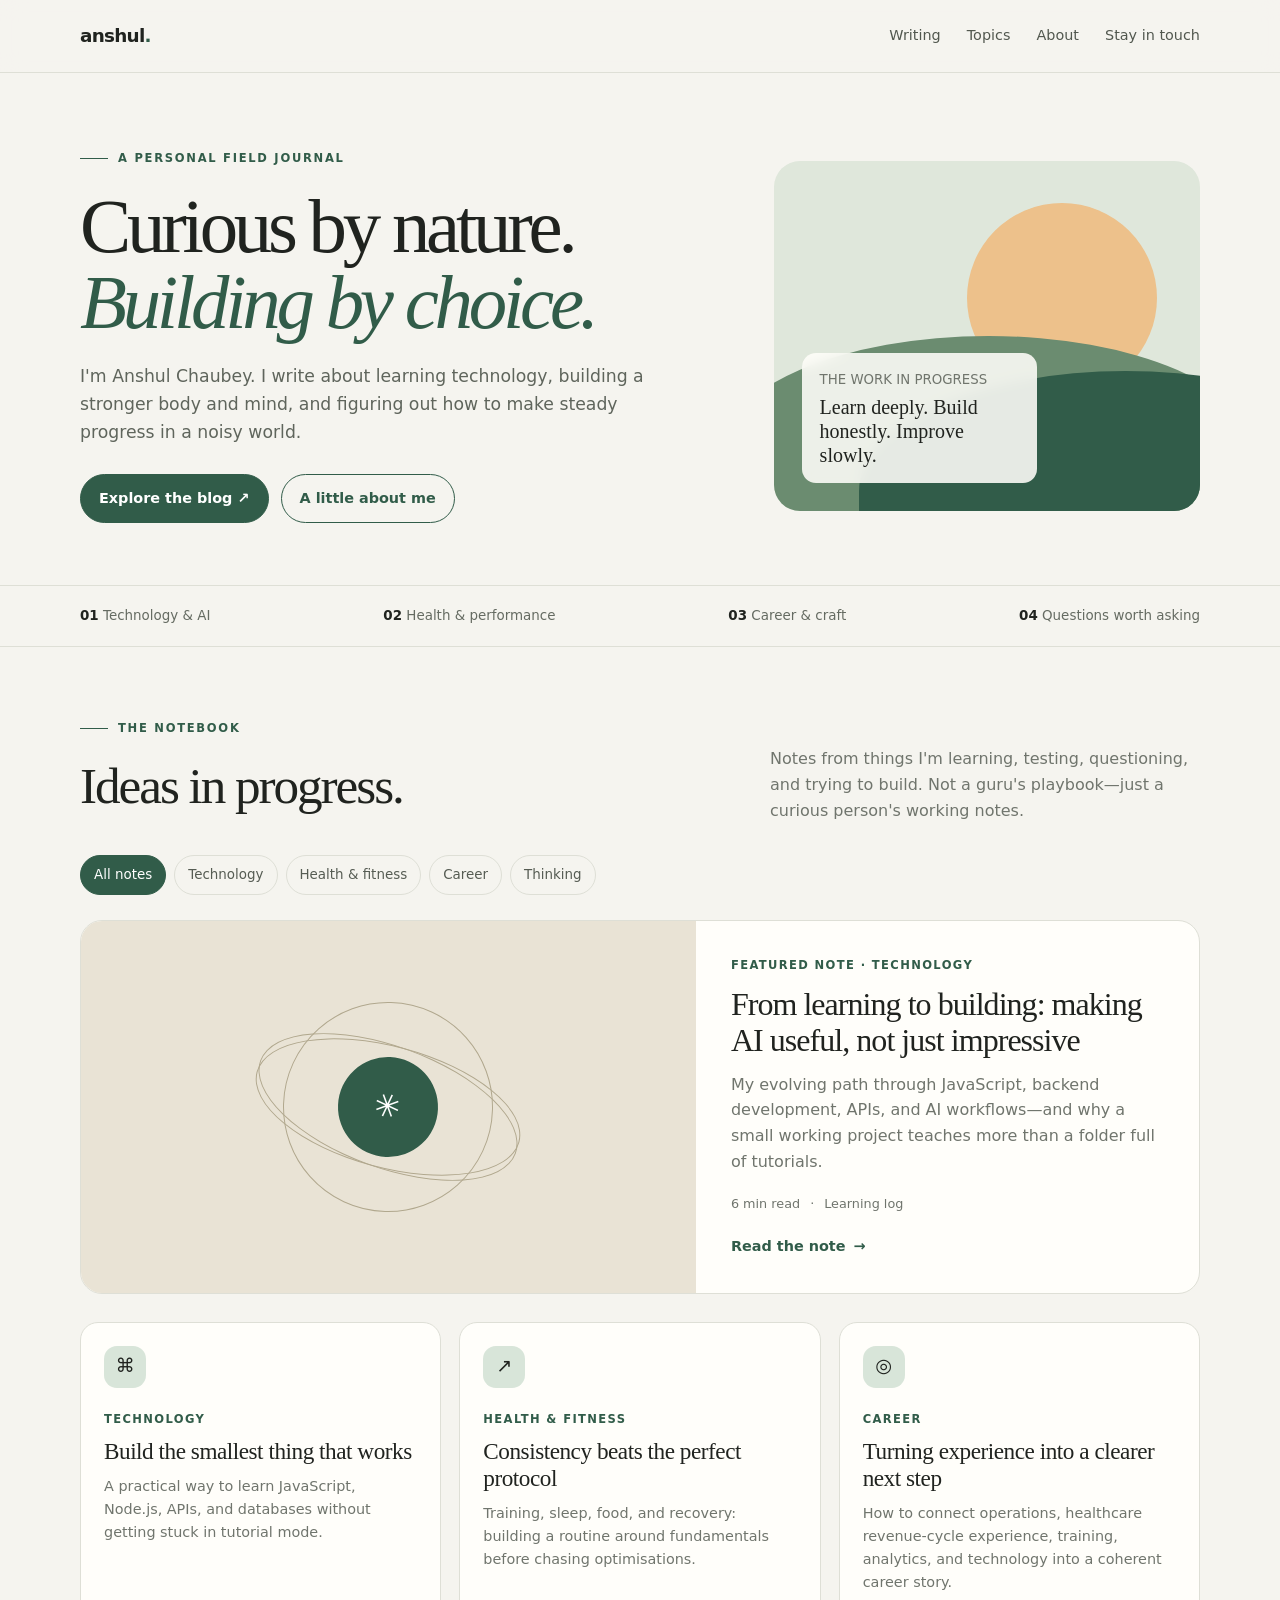
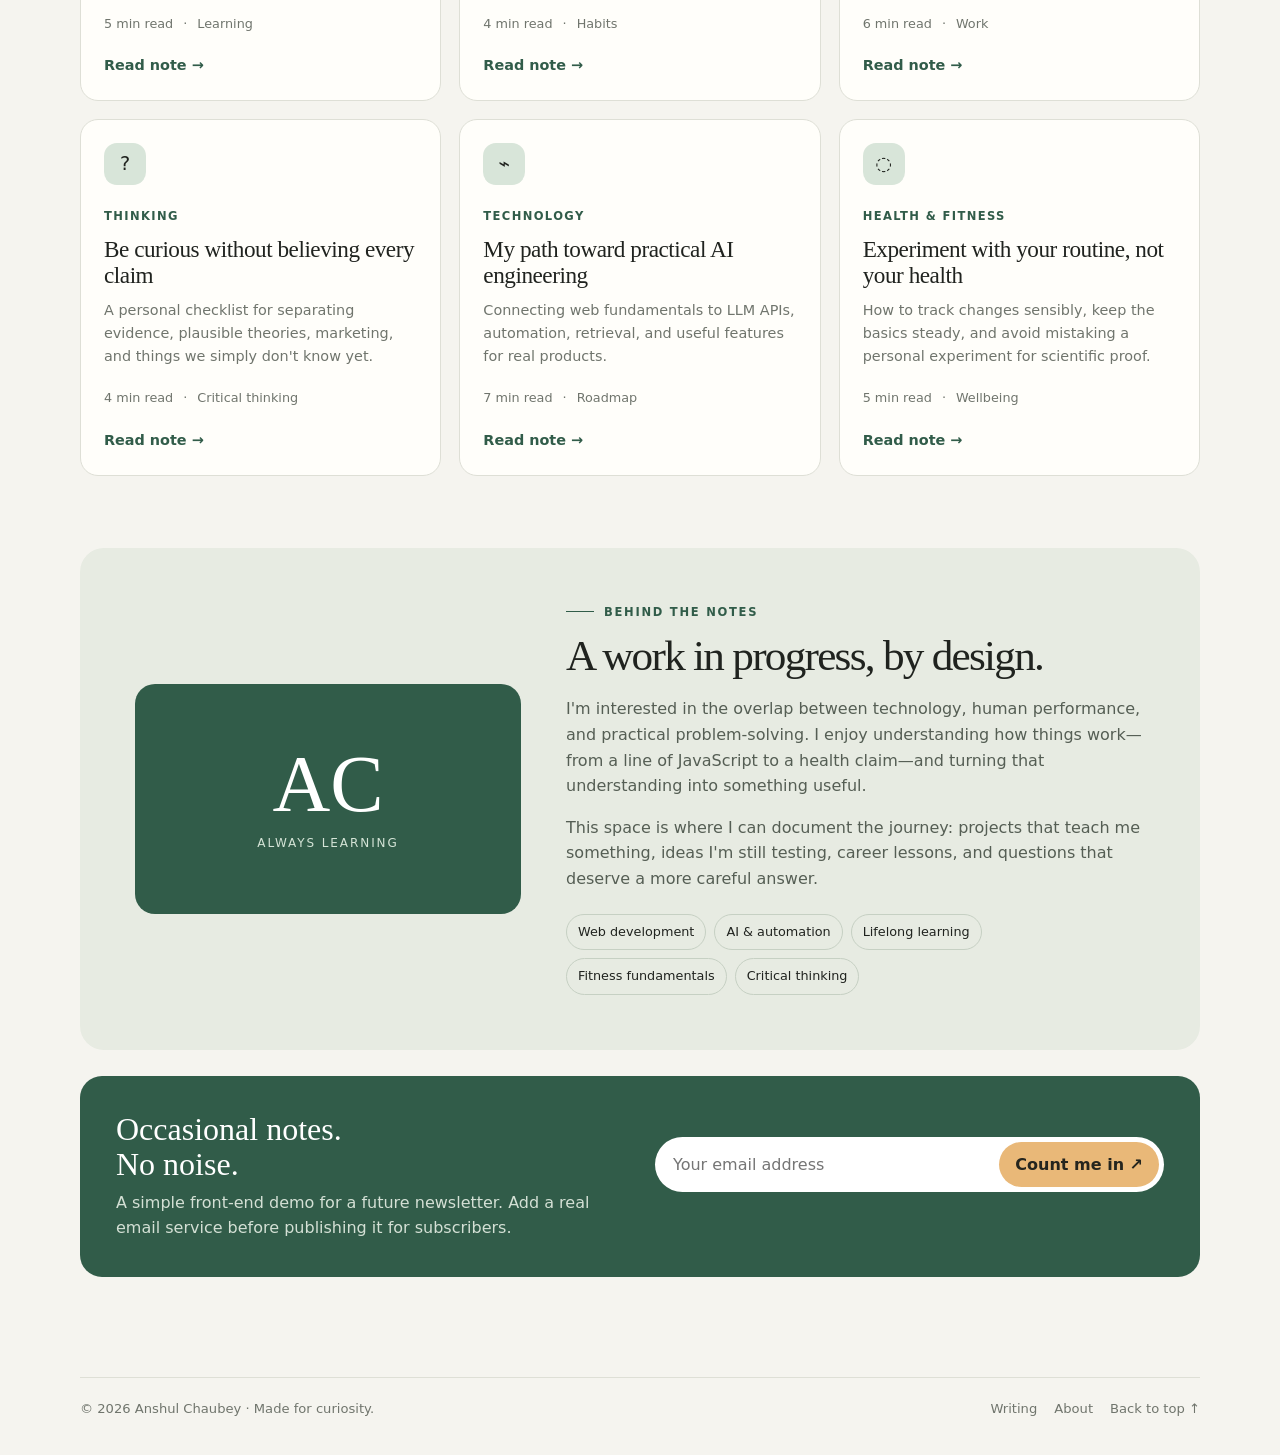
<file: index.html>
<!DOCTYPE html>
<html lang="en">
<head>
<meta charset="UTF-8" />
<meta name="viewport" content="width=device-width, initial-scale=1.0" />
<meta name="description" content="Anshul Chaubey's personal blog about building useful technology, lifelong learning, fitness, and thoughtful living." />
<title>Anshul Chaubey — Notes on Building & Becoming</title>
<style>
:root{--bg:#f5f4ef;--paper:#fffefa;--ink:#20231f;--muted:#70756d;--line:#dedfd6;--accent:#315c49;--accent2:#d8e5d9;--warm:#e9b878;--serif:Georgia,'Times New Roman',serif;--sans:Inter,ui-sans-serif,system-ui,-apple-system,BlinkMacSystemFont,"Segoe UI",sans-serif}
*{box-sizing:border-box}html{scroll-behavior:smooth}body{margin:0;background:var(--bg);color:var(--ink);font-family:var(--sans);line-height:1.6}a{color:inherit;text-decoration:none}button,input{font:inherit}.wrap{width:min(1120px,calc(100% - 40px));margin:auto}.topbar{border-bottom:1px solid var(--line);background:rgba(245,244,239,.92);position:sticky;top:0;z-index:10;backdrop-filter:blur(12px)}.nav{height:72px;display:flex;align-items:center;justify-content:space-between;gap:20px}.brand{font-weight:800;letter-spacing:-.04em;font-size:1.15rem}.brand span{color:var(--accent)}.navlinks{display:flex;gap:26px;color:#52584f;font-size:.9rem}.navlinks a:hover{color:var(--accent)}.menu{display:none;border:1px solid var(--line);background:var(--paper);border-radius:10px;padding:7px 10px}
.hero{padding:76px 0 62px;display:grid;grid-template-columns:1.2fr .8fr;gap:54px;align-items:center}.eyebrow{text-transform:uppercase;letter-spacing:.15em;font-size:.72rem;font-weight:800;color:var(--accent);display:flex;align-items:center;gap:10px}.eyebrow:before{content:"";height:1px;width:28px;background:var(--accent)}h1,h2,h3,p{margin-top:0}h1{font-family:var(--serif);font-weight:500;font-size:clamp(3.1rem,6vw,5.8rem);letter-spacing:-.055em;line-height:.99;margin:22px 0}.hero h1 em{color:var(--accent);font-weight:400}.lead{font-size:1.08rem;color:#5f655c;max-width:570px}.actions{display:flex;gap:12px;flex-wrap:wrap;margin-top:28px}.btn{display:inline-flex;align-items:center;justify-content:center;border-radius:999px;padding:12px 18px;font-weight:700;font-size:.9rem;border:1px solid var(--accent);transition:transform .2s,background .2s}.btn:hover{transform:translateY(-2px)}.btn.primary{background:var(--accent);color:white}.btn.secondary{color:var(--accent);background:transparent}.hero-art{min-height:350px;border-radius:26px;background:#dfe7db;position:relative;overflow:hidden;padding:28px;display:flex;align-items:flex-end}.sun{position:absolute;width:190px;height:190px;border-radius:50%;background:#edc18b;right:10%;top:12%}.hill{position:absolute;bottom:-55px;width:125%;height:230px;border-radius:50% 50% 0 0;background:#6b8c70;left:-12%}.hill.two{bottom:-100px;left:20%;background:#315c49;height:240px}.art-note{position:relative;z-index:2;background:rgba(255,254,250,.88);padding:16px 18px;border-radius:14px;max-width:235px;backdrop-filter:blur(6px)}.art-note small{color:var(--muted);display:block;margin-bottom:5px}.art-note strong{font-family:var(--serif);font-size:1.25rem;font-weight:500;line-height:1.2;display:block}
.strip{border-top:1px solid var(--line);border-bottom:1px solid var(--line);padding:19px 0}.strip-inner{display:flex;justify-content:space-between;gap:18px;flex-wrap:wrap;color:#656b62;font-size:.84rem}.strip b{color:var(--ink);font-weight:700}
.section{padding:72px 0}.section-head{display:flex;justify-content:space-between;align-items:end;gap:20px;margin-bottom:28px}.section-head h2{font-family:var(--serif);font-size:clamp(2.2rem,4vw,3.3rem);letter-spacing:-.04em;font-weight:500;margin:8px 0 0}.section-head p{max-width:430px;color:var(--muted);margin-bottom:4px}.filters{display:flex;gap:8px;flex-wrap:wrap;margin-bottom:25px}.filter{border:1px solid var(--line);border-radius:999px;padding:8px 13px;background:transparent;color:#565c53;cursor:pointer;font-size:.84rem}.filter.active,.filter:hover{background:var(--accent);border-color:var(--accent);color:white}
.featured{display:grid;grid-template-columns:1.1fr .9fr;background:var(--paper);border:1px solid var(--line);border-radius:22px;overflow:hidden;margin-bottom:28px}.feature-visual{min-height:310px;background:#e9e3d5;position:relative;display:grid;place-items:center;overflow:hidden}.feature-visual .orbit{width:210px;height:210px;border:1px solid #b1a88e;border-radius:50%;display:grid;place-items:center;transform:rotate(-20deg)}.orbit:before,.orbit:after{content:"";position:absolute;border:1px solid #b1a88e;border-radius:50%;width:270px;height:120px;transform:rotate(40deg)}.orbit:after{transform:rotate(-55deg);width:120px;height:270px}.core{width:100px;height:100px;background:var(--accent);border-radius:50%;display:grid;place-items:center;color:white;font-size:2rem;z-index:1}.feature-copy{padding:35px;display:flex;flex-direction:column;justify-content:center}.tag{font-size:.72rem;text-transform:uppercase;letter-spacing:.12em;font-weight:800;color:var(--accent)}.feature-copy h3{font-family:var(--serif);font-size:2rem;line-height:1.12;letter-spacing:-.03em;font-weight:500;margin:13px 0}.feature-copy p{color:var(--muted);margin-bottom:20px}.meta{font-size:.8rem;color:var(--muted);display:flex;gap:10px;align-items:center}.read{font-weight:800;color:var(--accent);font-size:.9rem;margin-top:20px;display:inline-flex;gap:8px;align-items:center}
.posts{display:grid;grid-template-columns:repeat(3,1fr);gap:18px}.post{background:var(--paper);border:1px solid var(--line);border-radius:18px;padding:23px;display:flex;flex-direction:column;min-height:255px;transition:transform .2s,box-shadow .2s}.post:hover{transform:translateY(-4px);box-shadow:0 14px 30px #20231f0b}.post-icon{height:42px;width:42px;border-radius:13px;background:var(--accent2);display:grid;place-items:center;font-size:1.2rem;margin-bottom:22px}.post h3{font-family:var(--serif);font-size:1.45rem;font-weight:500;line-height:1.15;letter-spacing:-.02em;margin:10px 0}.post p{font-size:.9rem;color:var(--muted);margin-bottom:20px}.post .meta{margin-top:auto}.post.hidden{display:none}
.about{background:#e7ebe2;border-radius:24px;padding:clamp(28px,5vw,55px);display:grid;grid-template-columns:.8fr 1.2fr;gap:45px;align-items:center}.about-mark{background:var(--accent);color:#fff;border-radius:20px;min-height:230px;display:grid;place-items:center;text-align:center;padding:25px}.initials{font-family:var(--serif);font-size:5rem;line-height:1}.about-mark span{display:block;color:#d5e4d7;font-size:.75rem;letter-spacing:.16em;text-transform:uppercase;margin-top:10px}.about h2{font-family:var(--serif);font-size:2.7rem;line-height:1.05;letter-spacing:-.04em;font-weight:500;margin:12px 0 18px}.about p{color:#555e54}.pill-list{display:flex;flex-wrap:wrap;gap:8px;margin-top:22px}.pill{font-size:.8rem;border:1px solid #c6d0c3;padding:7px 11px;border-radius:999px}
.newsletter{margin-top:26px;background:var(--accent);color:white;border-radius:22px;padding:36px;display:grid;grid-template-columns:1fr 1fr;gap:30px;align-items:center}.newsletter h2{font-family:var(--serif);font-weight:500;font-size:2rem;line-height:1.1;margin:0 0 8px}.newsletter p{color:#d4e0d5;margin:0}.subscribe{display:flex;gap:8px;background:#fff;border-radius:999px;padding:5px}.subscribe input{border:0;outline:0;min-width:0;flex:1;padding:10px 13px;border-radius:999px;color:var(--ink)}.subscribe button{border:0;background:var(--warm);color:#25251e;border-radius:999px;padding:10px 16px;font-weight:800;cursor:pointer}.form-message{font-size:.8rem;color:#e8efe7;margin-top:8px;min-height:1.2em}
footer{padding:28px 0 36px;color:var(--muted);font-size:.82rem}.foot{border-top:1px solid var(--line);padding-top:20px;display:flex;justify-content:space-between;gap:15px;flex-wrap:wrap}.socials{display:flex;gap:17px}.socials a:hover{color:var(--accent)}
.modal{position:fixed;inset:0;background:#101510a8;display:none;align-items:center;justify-content:center;padding:20px;z-index:30}.modal.open{display:flex}.modal-card{background:var(--paper);border-radius:20px;max-width:680px;width:100%;max-height:85vh;overflow:auto;padding:clamp(25px,5vw,42px);position:relative}.close{position:absolute;right:18px;top:15px;border:1px solid var(--line);border-radius:50%;width:36px;height:36px;background:transparent;cursor:pointer;font-size:1.2rem}.modal-card h2{font-family:var(--serif);font-size:2.4rem;line-height:1.1;font-weight:500;margin:12px 35px 15px 0}.modal-card p,.modal-card li{color:#5c6259}.modal-card h3{margin-top:24px}
@media(max-width:800px){.hero{grid-template-columns:1fr;gap:32px;padding-top:55px}.hero-art{min-height:290px}.featured{grid-template-columns:1fr}.feature-visual{min-height:230px}.posts{grid-template-columns:repeat(2,1fr)}.about{grid-template-columns:1fr}.about-mark{min-height:180px}.newsletter{grid-template-columns:1fr}.section-head{align-items:start;flex-direction:column}.navlinks{display:none;position:absolute;top:71px;left:0;right:0;background:var(--bg);padding:18px 22px;border-bottom:1px solid var(--line);flex-direction:column;gap:14px}.navlinks.open{display:flex}.menu{display:block}}
@media(max-width:540px){.wrap{width:min(100% - 28px,1120px)}.posts{grid-template-columns:1fr}.hero h1{font-size:3.4rem}.section{padding:54px 0}.feature-copy{padding:25px}.newsletter{padding:26px}.subscribe{border-radius:16px;flex-direction:column;background:transparent;padding:0}.subscribe input,.subscribe button{min-height:46px}.strip-inner{gap:8px;flex-direction:column}}
</style>
</head>
<body>
<header class="topbar">
  <div class="wrap nav">
    <a class="brand" href="#home">anshul<span>.</span></a>
    <nav class="navlinks" id="navlinks"><a href="#writing">Writing</a><a href="#topics">Topics</a><a href="#about">About</a><a href="#newsletter">Stay in touch</a></nav>
    <button class="menu" id="menuBtn" aria-label="Toggle navigation">☰</button>
  </div>
</header>
<main id="home">
  <section class="wrap hero">
    <div>
      <div class="eyebrow">A personal field journal</div>
      <h1>Curious by nature.<br><em>Building by choice.</em></h1>
      <p class="lead">I'm Anshul Chaubey. I write about learning technology, building a stronger body and mind, and figuring out how to make steady progress in a noisy world.</p>
      <div class="actions"><a class="btn primary" href="#writing">Explore the blog <span aria-hidden="true">&nbsp;↗</span></a><a class="btn secondary" href="#about">A little about me</a></div>
    </div>
    <div class="hero-art" aria-label="Abstract illustration of hills and a rising sun">
      <div class="sun"></div><div class="hill"></div><div class="hill two"></div>
      <div class="art-note"><small>THE WORK IN PROGRESS</small><strong>Learn deeply. Build honestly. Improve slowly.</strong></div>
    </div>
  </section>
  <div class="strip"><div class="wrap strip-inner"><span><b>01</b> Technology & AI</span><span><b>02</b> Health & performance</span><span><b>03</b> Career & craft</span><span><b>04</b> Questions worth asking</span></div></div>
  <section class="wrap section" id="writing">
    <div class="section-head"><div><div class="eyebrow">The notebook</div><h2>Ideas in progress.</h2></div><p>Notes from things I'm learning, testing, questioning, and trying to build. Not a guru's playbook—just a curious person's working notes.</p></div>
    <div class="filters" role="group" aria-label="Filter posts">
      <button class="filter active" data-filter="all">All notes</button><button class="filter" data-filter="technology">Technology</button><button class="filter" data-filter="health">Health & fitness</button><button class="filter" data-filter="career">Career</button><button class="filter" data-filter="thinking">Thinking</button>
    </div>
    <article class="featured">
      <div class="feature-visual"><div class="orbit"><div class="core">✳</div></div></div>
      <div class="feature-copy"><div class="tag">Featured note · Technology</div><h3>From learning to building: making AI useful, not just impressive</h3><p>My evolving path through JavaScript, backend development, APIs, and AI workflows—and why a small working project teaches more than a folder full of tutorials.</p><div class="meta"><span>6 min read</span><span>·</span><span>Learning log</span></div><a class="read article-link" href="#" data-article="ai">Read the note <span>→</span></a></div>
    </article>
    <div class="posts" id="postGrid">
      <article class="post" data-category="technology"><div class="post-icon">⌘</div><div class="tag">Technology</div><h3>Build the smallest thing that works</h3><p>A practical way to learn JavaScript, Node.js, APIs, and databases without getting stuck in tutorial mode.</p><div class="meta"><span>5 min read</span><span>·</span><span>Learning</span></div><a class="read article-link" href="#" data-article="small">Read note →</a></article>
      <article class="post" data-category="health"><div class="post-icon">↗</div><div class="tag">Health & fitness</div><h3>Consistency beats the perfect protocol</h3><p>Training, sleep, food, and recovery: building a routine around fundamentals before chasing optimisations.</p><div class="meta"><span>4 min read</span><span>·</span><span>Habits</span></div><a class="read article-link" href="#" data-article="fitness">Read note →</a></article>
      <article class="post" data-category="career"><div class="post-icon">◎</div><div class="tag">Career</div><h3>Turning experience into a clearer next step</h3><p>How to connect operations, healthcare revenue-cycle experience, training, analytics, and technology into a coherent career story.</p><div class="meta"><span>6 min read</span><span>·</span><span>Work</span></div><a class="read article-link" href="#" data-article="career">Read note →</a></article>
      <article class="post" data-category="thinking"><div class="post-icon">?</div><div class="tag">Thinking</div><h3>Be curious without believing every claim</h3><p>A personal checklist for separating evidence, plausible theories, marketing, and things we simply don't know yet.</p><div class="meta"><span>4 min read</span><span>·</span><span>Critical thinking</span></div><a class="read article-link" href="#" data-article="evidence">Read note →</a></article>
      <article class="post" data-category="technology"><div class="post-icon">⌁</div><div class="tag">Technology</div><h3>My path toward practical AI engineering</h3><p>Connecting web fundamentals to LLM APIs, automation, retrieval, and useful features for real products.</p><div class="meta"><span>7 min read</span><span>·</span><span>Roadmap</span></div><a class="read article-link" href="#" data-article="roadmap">Read note →</a></article>
      <article class="post" data-category="health"><div class="post-icon">◌</div><div class="tag">Health & fitness</div><h3>Experiment with your routine, not your health</h3><p>How to track changes sensibly, keep the basics steady, and avoid mistaking a personal experiment for scientific proof.</p><div class="meta"><span>5 min read</span><span>·</span><span>Wellbeing</span></div><a class="read article-link" href="#" data-article="experiments">Read note →</a></article>
    </div>
  </section>
  <section class="wrap section" id="topics" style="padding-top:0">
    <div class="about" id="about">
      <div class="about-mark"><div><div class="initials">AC</div><span>Always learning</span></div></div>
      <div><div class="eyebrow">Behind the notes</div><h2>A work in progress, by design.</h2><p>I'm interested in the overlap between technology, human performance, and practical problem-solving. I enjoy understanding how things work—from a line of JavaScript to a health claim—and turning that understanding into something useful.</p><p>This space is where I can document the journey: projects that teach me something, ideas I'm still testing, career lessons, and questions that deserve a more careful answer.</p><div class="pill-list"><span class="pill">Web development</span><span class="pill">AI & automation</span><span class="pill">Lifelong learning</span><span class="pill">Fitness fundamentals</span><span class="pill">Critical thinking</span></div></div>
    </div>
    <div class="newsletter" id="newsletter"><div><h2>Occasional notes.<br>No noise.</h2><p>A simple front-end demo for a future newsletter. Add a real email service before publishing it for subscribers.</p></div><div><form id="subscribeForm"><div class="subscribe"><input type="email" id="email" placeholder="Your email address" aria-label="Your email address" required><button type="submit">Count me in ↗</button></div><div class="form-message" id="formMessage" aria-live="polite"></div></form></div></div>
  </section>
</main>
<footer><div class="wrap foot"><span>© <span id="year"></span> Anshul Chaubey · Made for curiosity.</span><div class="socials"><a href="#writing">Writing</a><a href="#about">About</a><a href="#home">Back to top ↑</a></div></div></footer>
<div class="modal" id="articleModal" role="dialog" aria-modal="true" aria-labelledby="modalTitle"><div class="modal-card"><button class="close" id="closeModal" aria-label="Close article">×</button><div class="tag" id="modalTag">NOTE</div><h2 id="modalTitle"></h2><div class="meta" id="modalMeta"></div><div id="modalBody"></div></div></div>
<script>
const articles={
ai:{tag:"Technology · Learning log",title:"From learning to building: making AI useful, not just impressive",read:"6 min read",body:`<p>I'm interested in AI because it sits at the intersection of software, language, data, and real-world workflows. But the goal isn't to collect tool names. It's to understand enough of the stack to build something dependable.</p><h3>Start with the foundations</h3><p>HTML and CSS help shape the experience. JavaScript makes it interactive. Node.js and Express can provide an API. Once that flow makes sense, an LLM API becomes one component in a larger product—not magic hidden behind a button.</p><h3>Build around a real problem</h3><p>A job-risk research tool, an assessment workflow, or a small dashboard can teach input validation, API design, error handling, prompt design, and user experience. Start with one clear use case, test it with realistic inputs, and make its limitations visible.</p><h3>My rule of thumb</h3><p>Every new tool should earn its place by solving a specific problem. Learn the concept, build a small version, write down what broke, and improve it. The portfolio becomes evidence of how I think—not just a list of technologies.</p>`},
small:{tag:"Technology · Learning",title:"Build the smallest thing that works",read:"5 min read",body:`<p>When learning to code, it's tempting to watch one more tutorial before starting. A better loop is to build a tiny version, get stuck, look up the specific gap, and try again.</p><h3>One concept at a time</h3><p>For JavaScript, begin with a button that updates text. Then add a form, validate input, and display results. Move the logic into a function. Later, connect it to an API and handle loading and error states.</p><p>Small projects make abstract concepts concrete: event listeners, scope, data structures, HTTP requests, and debugging. Keep the code understandable before making it clever.</p><p>The finish line isn't perfection. It's a working thing you can explain, improve, and show someone else.</p>`},
fitness:{tag:"Health & fitness · Habits",title:"Consistency beats the perfect protocol",read:"4 min read",body:`<p>It's easy to spend hours comparing supplements, meal timing, and optimisation strategies. The harder and more valuable work is building a routine that survives ordinary weeks.</p><h3>Build around fundamentals</h3><ul><li>Train progressively and give your body time to recover.</li><li>Eat enough protein and a varied, sustainable diet.</li><li>Protect a consistent sleep window as much as your schedule allows.</li><li>Track a few useful signals instead of changing everything at once.</li></ul><p>Supplements and experiments are secondary. A plausible mechanism doesn't automatically mean a proven benefit, and a routine that works for one person may not work for another. For medical concerns, use qualified clinical advice rather than a blog post.</p>`},
career:{tag:"Career · Work",title:"Turning experience into a clearer next step",read:"6 min read",body:`<p>A career can look scattered when each role is described as a separate job. The connecting thread may be the problems you've learned to solve: investigating exceptions, explaining processes, supporting people, tracking performance, and improving how work gets done.</p><h3>Make the connection visible</h3><p>Healthcare revenue-cycle work can demonstrate analytical thinking and process knowledge. Training and coordination can show communication, follow-through, and stakeholder management. Technical projects can show that you're building the ability to automate and analyse workflows.</p><p>For each project or role, record the problem, your actions, the tools you used, and the measurable result—without inventing metrics. Then choose a target role and close the specific skill gaps it asks for.</p>`},
evidence:{tag:"Thinking · Critical thinking",title:"Be curious without believing every claim",read:"4 min read",body:`<p>Curiosity is useful when it leads to better questions, not when every interesting explanation becomes a fact. This matters in health, technology, history, and public debate.</p><h3>A quick evidence check</h3><ul><li>What exactly is being claimed?</li><li>Is the source primary research, a review, reporting, or marketing?</li><li>Does the evidence show correlation, a mechanism, or a real outcome?</li><li>What would change my mind?</li><li>Are there limitations or credible alternative explanations?</li></ul><p>It's fine to explore an idea before reaching a conclusion. Label what is established, what is plausible, and what remains uncertain. Being willing to update a belief is a strength, not a loss.</p>`},
roadmap:{tag:"Technology · Roadmap",title:"My path toward practical AI engineering",read:"7 min read",body:`<p>My current direction is to connect web development skills with AI features that solve concrete problems. That means building a foundation rather than skipping straight to frameworks.</p><h3>A practical sequence</h3><ol><li>Get comfortable with HTML, CSS, JavaScript, DOM events, and async code.</li><li>Build APIs with Node.js and Express; learn validation, authentication basics, and error handling.</li><li>Work with SQL, structured data, Git, and deployment.</li><li>Integrate an LLM API and evaluate outputs rather than trusting them blindly.</li><li>Explore retrieval-augmented generation, embeddings, and workflow automation when a project actually needs them.</li></ol><p>A portfolio project should explain the user problem, architecture, trade-offs, failure cases, and what I would improve next. That story matters as much as the demo.</p>`},
experiments:{tag:"Health & fitness · Wellbeing",title:"Experiment with your routine, not your health",read:"5 min read",body:`<p>Personal experimentation can help build awareness, but it can also create false confidence. If several habits change at once, it's hard to know what caused the result.</p><h3>Make experiments more useful</h3><p>Start with one low-risk change, define what you expect to notice, keep other variables reasonably stable, and give it a sensible amount of time. Record the result—including no change or a negative result.</p><p>Do not treat a single person's experience as proof that a supplement, diet, or protocol works generally. Be especially cautious with high doses, interactions, medical conditions, and claims that promise dramatic reversals. Evidence and professional advice matter more than optimisation hype.</p>`}
};
const modal=document.getElementById('articleModal');
function openArticle(key){const a=articles[key];if(!a)return;document.getElementById('modalTag').textContent=a.tag;document.getElementById('modalTitle').textContent=a.title;document.getElementById('modalMeta').textContent=a.read+' · Anshul’s notebook';document.getElementById('modalBody').innerHTML=a.body;modal.classList.add('open');document.body.style.overflow='hidden';document.getElementById('closeModal').focus()}
function closeArticle(){modal.classList.remove('open');document.body.style.overflow=''}
document.querySelectorAll('.article-link').forEach(link=>link.addEventListener('click',e=>{e.preventDefault();openArticle(link.dataset.article)}));
document.getElementById('closeModal').addEventListener('click',closeArticle);modal.addEventListener('click',e=>{if(e.target===modal)closeArticle()});document.addEventListener('keydown',e=>{if(e.key==='Escape')closeArticle()});
document.querySelectorAll('.filter').forEach(btn=>btn.addEventListener('click',()=>{document.querySelectorAll('.filter').forEach(b=>b.classList.remove('active'));btn.classList.add('active');const f=btn.dataset.filter;document.querySelectorAll('.post').forEach(p=>p.classList.toggle('hidden',f!=='all'&&p.dataset.category!==f));document.querySelector('.featured').style.display=(f==='all'||f==='technology')?'grid':'none'}));
document.getElementById('menuBtn').addEventListener('click',()=>document.getElementById('navlinks').classList.toggle('open'));document.querySelectorAll('.navlinks a').forEach(a=>a.addEventListener('click',()=>document.getElementById('navlinks').classList.remove('open')));
document.getElementById('year').textContent=new Date().getFullYear();
document.getElementById('subscribeForm').addEventListener('submit',e=>{e.preventDefault();document.getElementById('formMessage').textContent='Demo only — connect a newsletter service to collect subscriptions.'});
</script>
</body>
</html>
</file>
